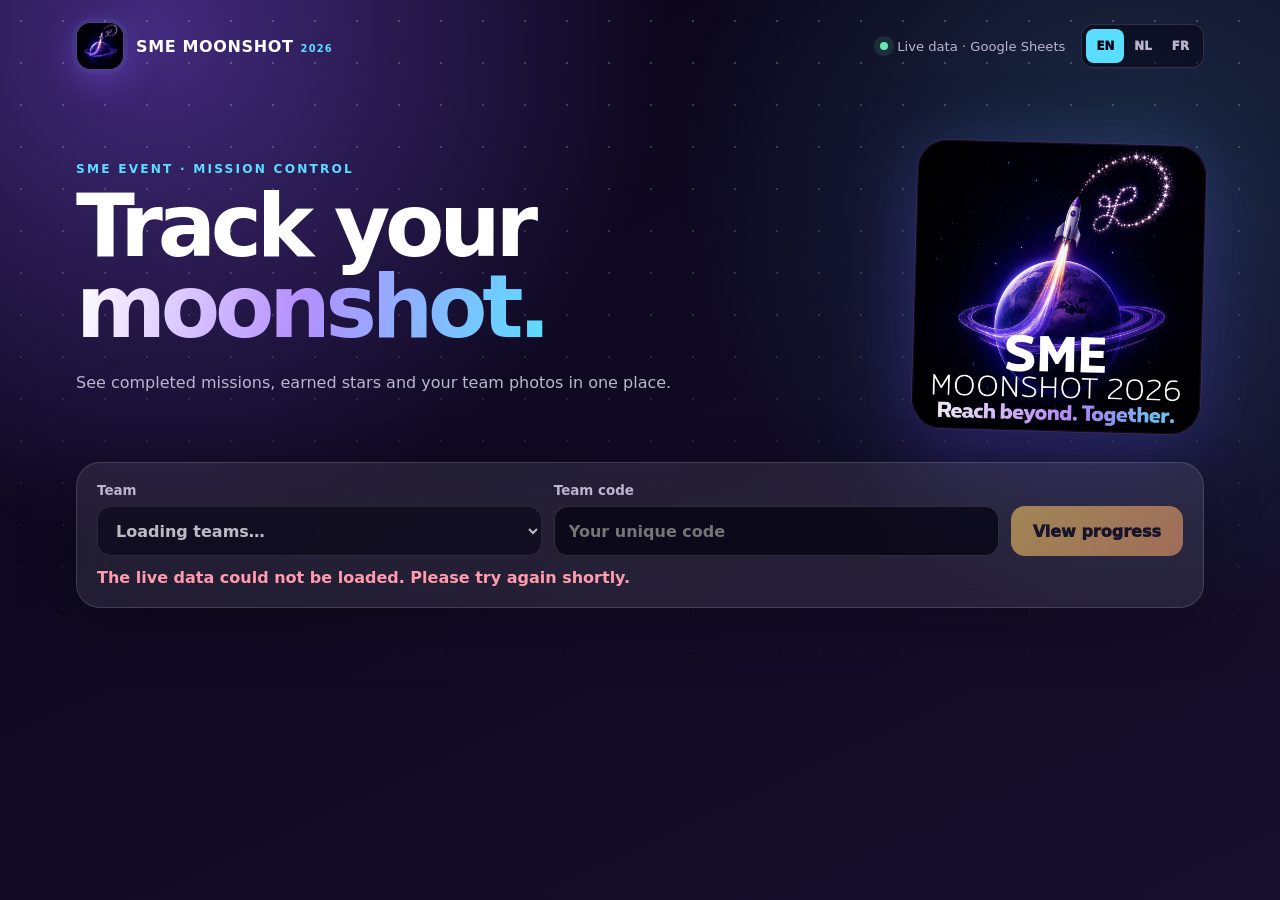
<file: index.html>
<!doctype html>
<html lang="en">
  <head>
    <meta charset="utf-8">
    <meta name="viewport" content="width=device-width, initial-scale=1, viewport-fit=cover">
    <meta name="theme-color" content="#080417">
    <meta name="description" content="Live Moonshot SME team progress dashboard">
    <title>Moonshot SME Team Progress</title>
    <link rel="icon" type="image/jpeg" href="./assets/moonshot-mark-2026.jpg">
    <link rel="stylesheet" href="./styles.css">
  </head>
  <body>
    <main class="shell">
      <header class="topbar">
        <div class="brand"><span class="brandMark" aria-hidden="true"><img src="./assets/moonshot-mark-2026.jpg" alt="" width="320" height="320"></span><span>SME MOONSHOT <small>2026</small></span></div>
        <div class="topActions">
          <div class="live"><span class="dot"></span><span data-i18n="liveStatus">Live data · Google Sheets</span></div>
          <div class="langSwitch" role="group" aria-label="Language / Taal / Langue">
            <button type="button" data-lang="en">EN</button>
            <button type="button" data-lang="nl">NL</button>
            <button type="button" data-lang="fr">FR</button>
          </div>
        </div>
      </header>

      <section class="hero heroGrid" id="siteHero">
        <div class="heroCopy">
          <p class="eyebrow">SME EVENT · MISSION CONTROL</p>
          <h1><span data-i18n="heroLead">Track your</span> <span class="gradient">moonshot.</span></h1>
          <p data-i18n="heroIntro">See completed missions, earned stars and your team photos in one place.</p>
        </div>
        <figure class="eventVisual">
          <img src="./assets/moonshot-event-2026.jpg" alt="SME Moonshot 2026 — Reach beyond. Together." width="1024" height="1024">
        </figure>
      </section>

      <section class="loginCard" id="teamAccess" aria-labelledby="accessTitle">
        <h2 id="accessTitle" class="srOnly" data-i18n="teamAccess">Team access</h2>
        <label><span data-i18n="teamLabel">Team</span>
          <select id="teamSelect" disabled>
            <option value="" data-i18n="loadingTeams">Loading teams…</option>
          </select>
        </label>
        <label><span data-i18n="codeLabel">Team code</span>
          <input id="teamCode" data-i18n-placeholder="codePlaceholder" placeholder="Your unique code" type="password" autocomplete="off" autocapitalize="none" spellcheck="false">
        </label>
        <button id="openDashboard" type="button" disabled data-i18n="viewProgress">View progress</button>
        <p class="error" id="error" role="alert" hidden></p>
      </section>

      <section id="dashboard" class="dashboard" hidden>
        <div class="dashHead">
          <div><p class="eyebrow" data-i18n="dashboardEyebrow">TEAM DASHBOARD</p><h2 id="teamTitle"></h2></div>
          <div class="dashActions">
            <span class="dataStatus"><span class="dot"></span><span id="lastUpdated" data-i18n="liveStatus">Live data · Google Sheets</span></span>
            <button class="refreshButton" id="refreshData" type="button" disabled>
              <span class="refreshIcon" aria-hidden="true">↻</span><span data-i18n="refresh">Refresh</span>
            </button>
          </div>
        </div>

        <div class="stats">
          <article class="stat heroStat"><small data-i18n="totalStars">Total stars</small><strong><span id="totalStars">0</span> ★</strong></article>
          <article class="stat"><small data-i18n="missionsLabel">Missions</small><strong><span id="playedCount">0</span><em>/<span id="missionTotal">0</span></em></strong></article>
          <article class="stat"><small data-i18n="progressLabel">Progress</small><strong id="progressPct">0%</strong><div class="track"><i id="progressBar" style="width:0%"></i></div></article>
        </div>

        <div class="sectionTitle timelineTitle"><div><p class="eyebrow" data-i18n="timelineEyebrow">YOUR FLIGHT PLAN</p><h3 data-i18n="timelineTitle">Your mission journey</h3></div><span id="missionSummary"></span></div>
        <ol class="missionTimeline" id="missionGrid" aria-label="Your mission journey"></ol>

        <div class="sectionTitle"><h3 data-i18n="leaderboard">Leaderboard</h3><span data-i18n="liveRanking">Live ranking</span></div>
        <ol class="leaderboard" id="leaderboard"></ol>

        <div class="sectionTitle"><h3 data-i18n="teamPhotos">Team photos</h3><span id="photoCount"></span></div>
        <div class="gallery" id="gallery"></div>
      </section>
    </main>
    <script src="./data.js" defer></script>
    <script src="./client.js?v=20261110" defer></script>
  </body>
</html>
</file>
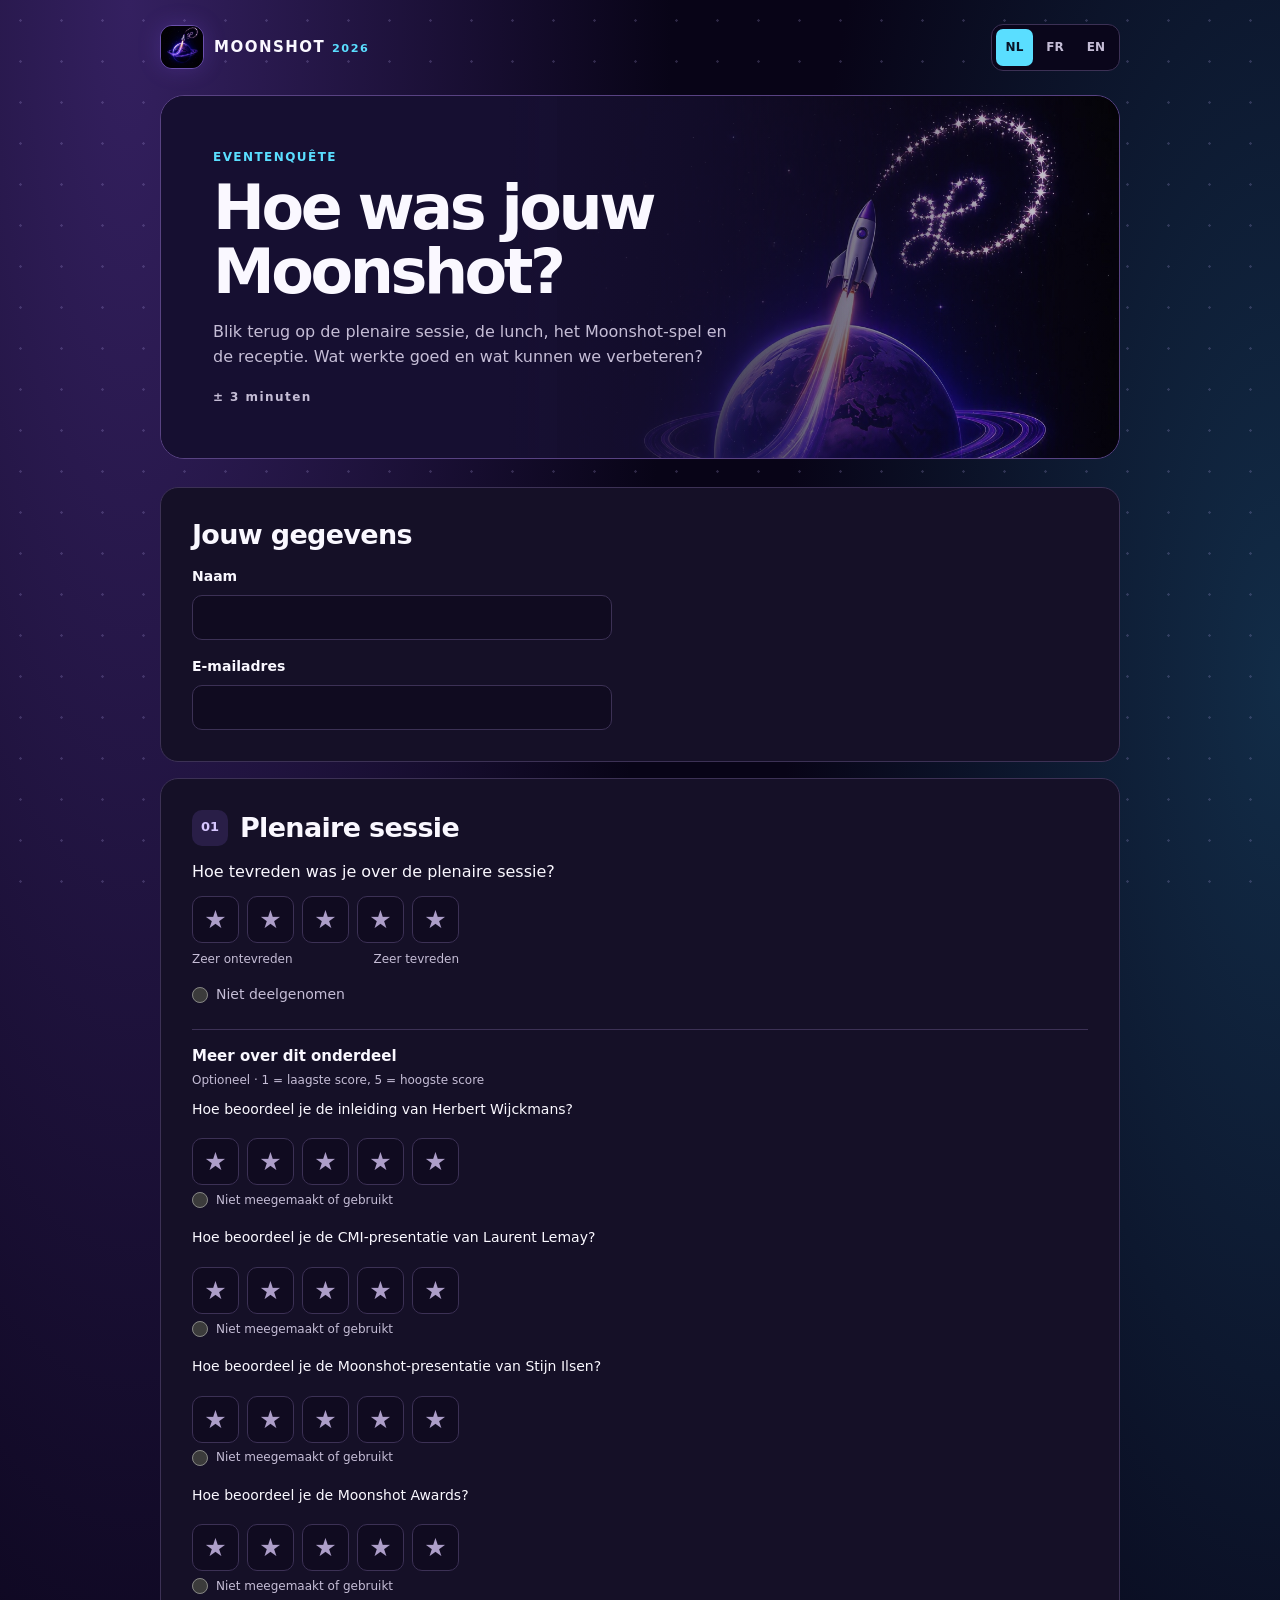
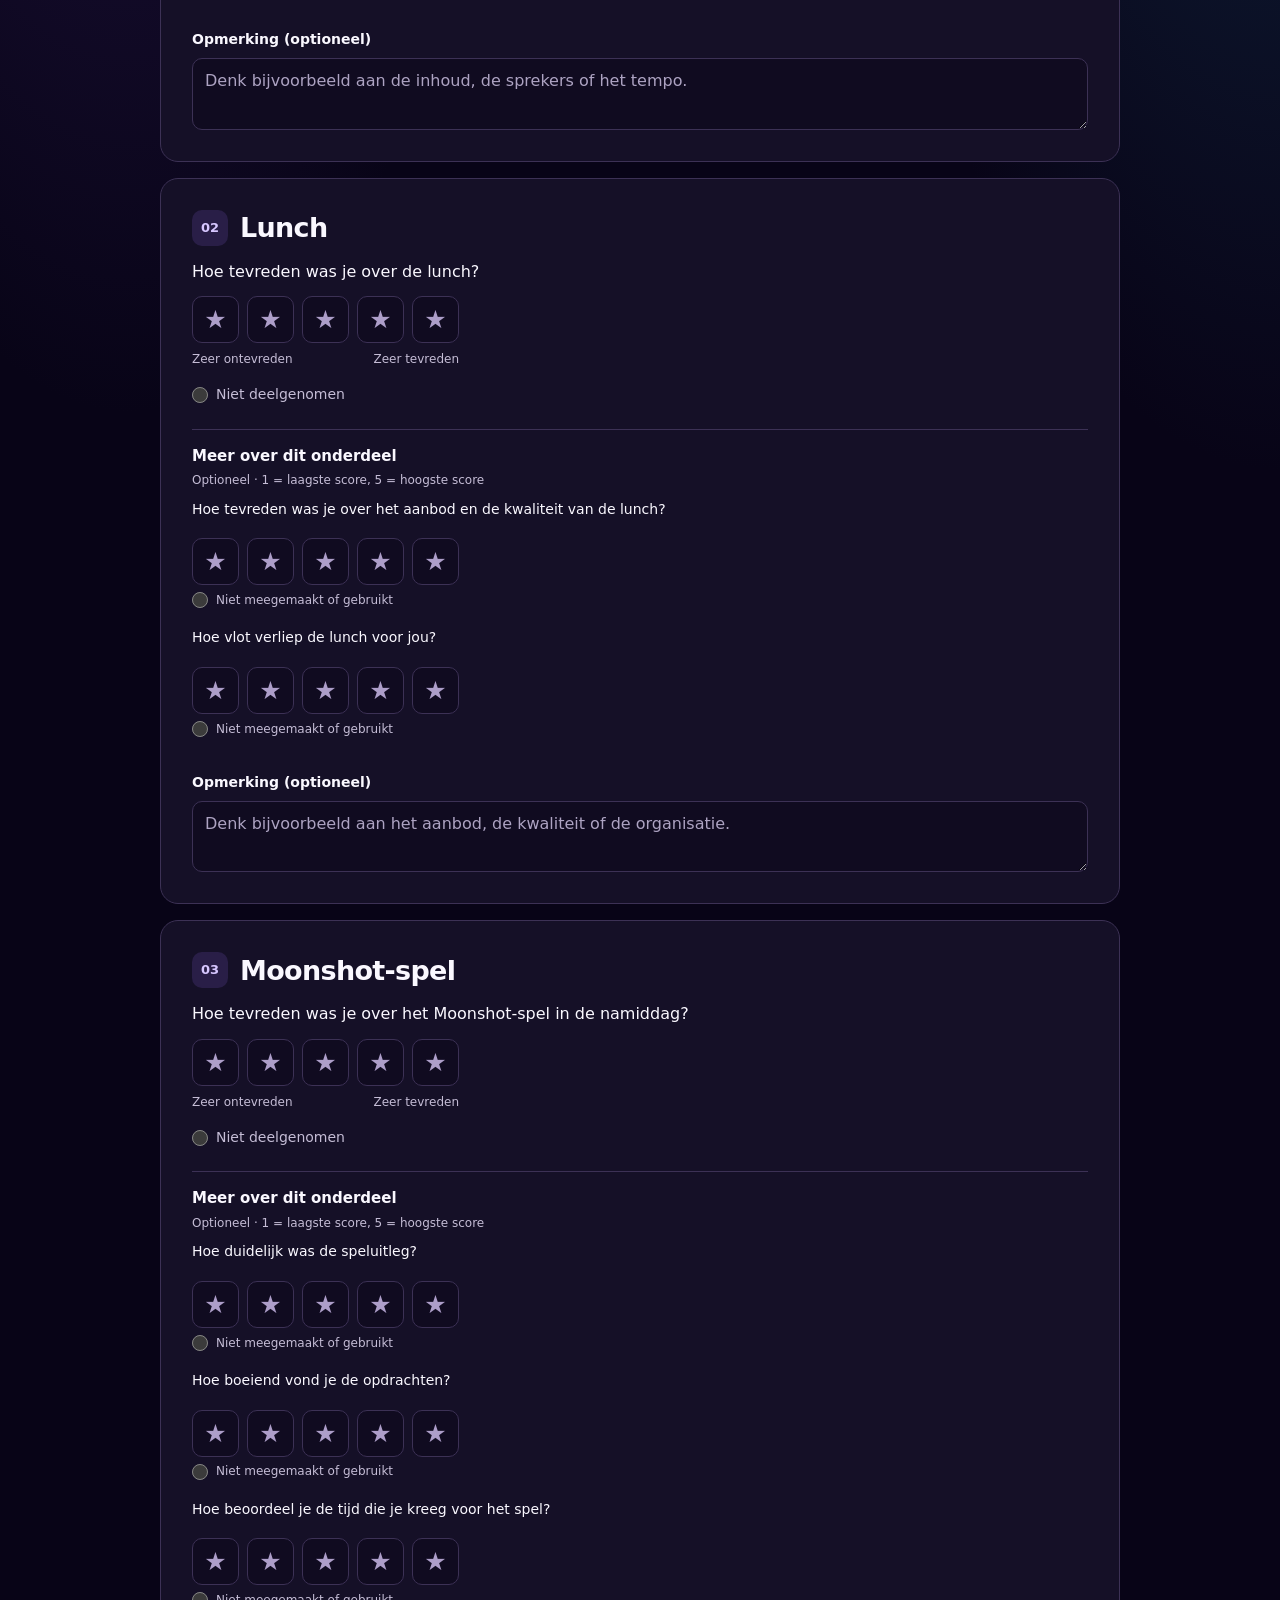
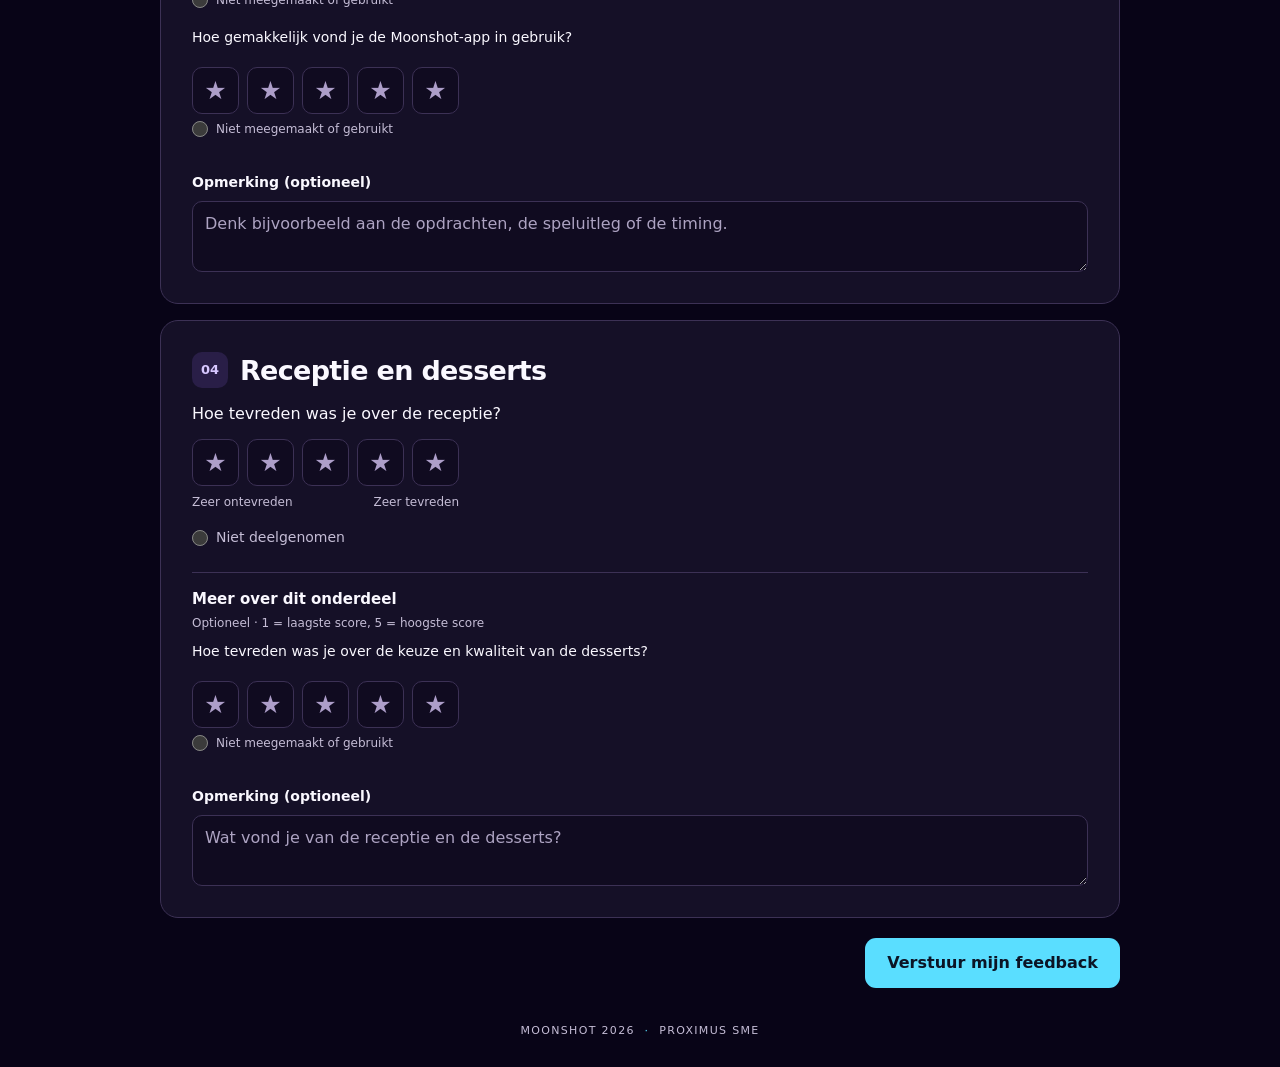
<file: enquete/index.html>
<!doctype html>
<html lang="nl">
<head>
<meta charset="utf-8">
<meta name="viewport" content="width=device-width, initial-scale=1">
<meta name="description" content="Geef je feedback over Moonshot 2026.">
<title>Moonshot 2026 · Eventenquête</title>
<link rel="icon" href="./mark.jpg">
<link rel="stylesheet" href="./style.css">
<script src="./app.js" defer></script>
</head>
<body>
<div class="shell">
  <header class="top">
    <div class="brand"><img src="./mark.jpg" alt=""><span>MOONSHOT <small>2026</small></span></div>
    <nav class="languages" aria-label="Taal">
      <button type="button" data-language="nl" lang="nl" aria-label="Nederlands" aria-pressed="true">NL</button>
      <button type="button" data-language="fr" lang="fr" aria-label="Français" aria-pressed="false">FR</button>
      <button type="button" data-language="en" lang="en" aria-label="English" aria-pressed="false">EN</button>
    </nav>
  </header>
  <main>
    <section class="hero">
      <div class="hero-copy">
        <p class="eyebrow" id="eyebrow"></p>
        <h1 id="title">Hoe was jouw Moonshot?</h1>
        <p id="intro"></p>
        <p class="meta" id="meta"></p>
      </div>
    </section>
    <form id="survey">
      <div id="questions"></div>
      <div class="actions">
        <p id="error" role="alert" hidden></p>
        <button class="primary" id="submit" type="submit"></button>
      </div>
    </form>
    <section class="card success" id="success" hidden tabindex="-1">
      <span class="check" aria-hidden="true">✓</span>
      <h2 id="thanks"></h2><p id="received"></p>
    </section>
  </main>
  <footer>MOONSHOT 2026 <span>·</span> PROXIMUS SME</footer>
</div>
</body>
</html>
</file>
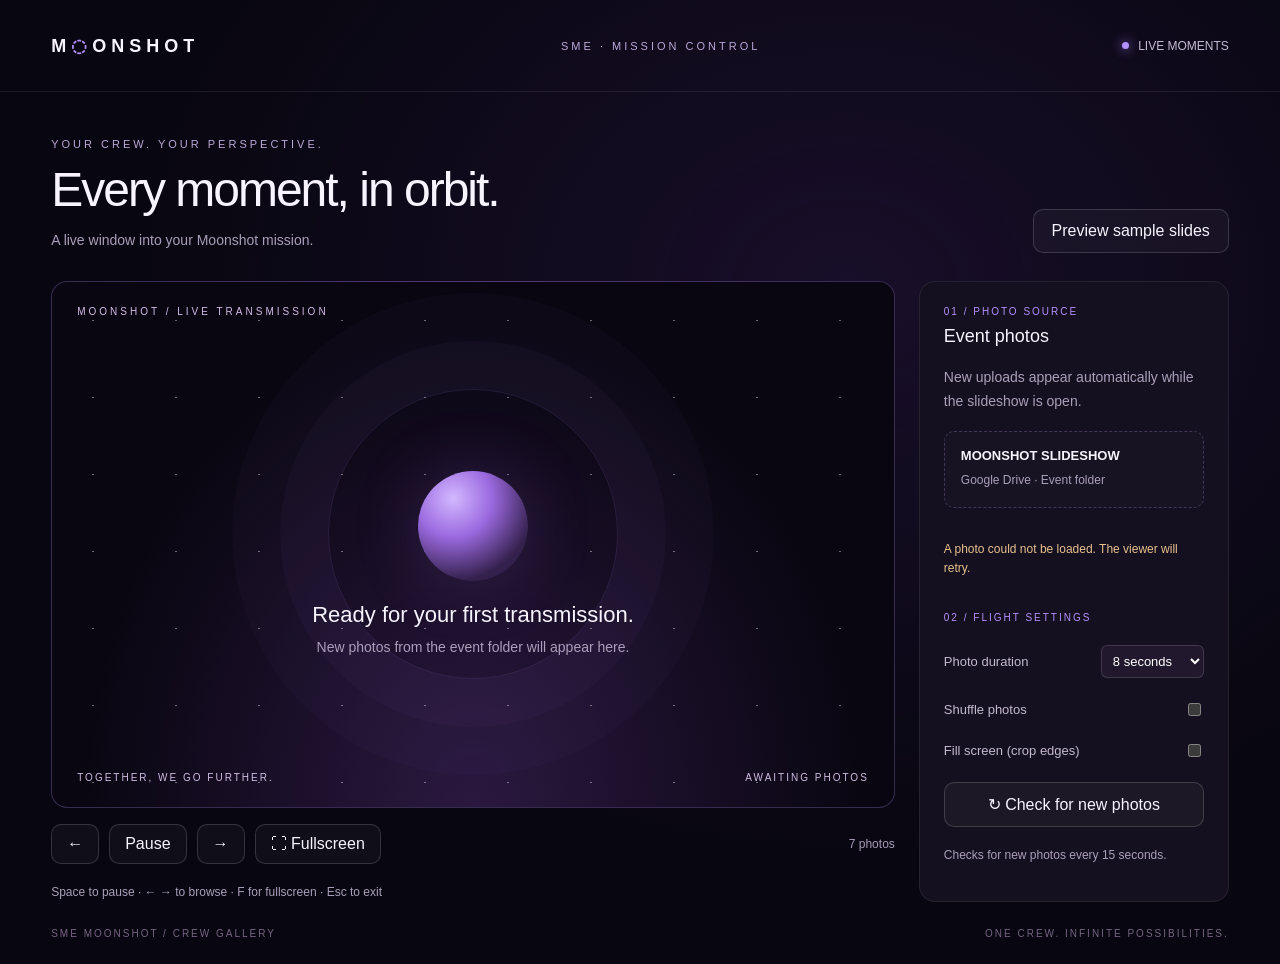
<file: moonshot-live/index.html>
<!doctype html><html lang="en"><meta charset="utf-8"><meta name="viewport" content="width=device-width,initial-scale=1"><title>Moonshot · Live moments</title><style>
:root{color-scheme:dark;font-family:Arial,sans-serif;color:#f7f4ff;background:#080610}*{box-sizing:border-box}body{margin:0;background:radial-gradient(ellipse at 66% 30%,#38205c55,transparent 60%),#080610}button,select{font:inherit}button{cursor:pointer;color:inherit;border:1px solid #ffffff27;background:#ffffff09;border-radius:10px;padding:12px 18px}button:hover{background:#ffffff18}button:disabled{opacity:.35;cursor:default}.primary{background:#b491ff;color:#160b29;border:0;font-weight:bold}.primary:hover{background:#c6adff}header{height:92px;display:flex;align-items:center;justify-content:space-between;padding:0 4vw;border-bottom:1px solid #ffffff15}.brand{letter-spacing:5px;font-size:18px;font-weight:800}.brand span{color:#b491ff}.tag,.eyebrow{font-size:11px;letter-spacing:3px;color:#bba8d7}.live{display:flex;align-items:center;gap:9px;font-size:12px;color:#c5bbd5}.dot{width:7px;height:7px;background:#b491ff;border-radius:50%;box-shadow:0 0 12px #a77eff}main{max-width:1500px;padding:46px 4vw 25px;margin:auto}.intro{display:flex;justify-content:space-between;align-items:end;margin-bottom:28px}h1{font-size:clamp(30px,4vw,48px);font-weight:400;letter-spacing:-2px;margin:12px 0}p{color:#aa9fba;font-size:14px;line-height:1.7;margin:0}.workspace{display:grid;grid-template-columns:1fr 310px;gap:24px}.screen{position:relative;min-height:430px;aspect-ratio:16/10;border:1px solid #b491ff44;border-radius:16px;overflow:hidden;background:radial-gradient(ellipse at 50% 100%,#522d7677,transparent 65%),#090611;isolation:isolate}.screen:before{content:'';position:absolute;inset:0;opacity:.4;background-image:radial-gradient(#fff 1px,transparent 1px);background-size:83px 77px;z-index:-1}.orbit{position:absolute;left:50%;top:48%;width:290px;height:290px;transform:translate(-50%,-50%);border:1px solid #b491ff22;border-radius:50%;box-shadow:0 0 0 48px #a27be009,0 0 0 96px #a27be006}.planet{position:absolute;width:110px;height:110px;border-radius:50%;top:36%;left:calc(50% - 55px);background:radial-gradient(circle at 32% 25%,#d3b8ff,#9a69df 35%,#34204c 74%);box-shadow:0 0 70px #9e66df33}.empty{text-align:center;position:absolute;inset:61% 20px auto}.empty h2{font-size:22px;font-weight:400;margin:0 0 8px}.corner{position:absolute;top:24px;left:25px;font-size:10px;letter-spacing:3px;color:#d3bde8;z-index:4}.screenfoot{position:absolute;bottom:24px;left:25px;right:25px;display:flex;justify-content:space-between;z-index:4;font-size:10px;letter-spacing:2px;color:#cfbde2}.photo{position:absolute;inset:0;width:100%;height:100%;object-fit:contain;opacity:0;transition:opacity 1s;background:#080610}.photo.visible{opacity:1}.screen.hasphotos .decoration{display:none}.screen.hasphotos .corner,.screen.hasphotos .screenfoot{text-shadow:0 1px 5px #000;background:#08061066;padding:6px;border-radius:4px}.panel{background:#15101f;border:1px solid #ffffff13;border-radius:16px;padding:24px}.panel h2{font-weight:400;font-size:18px;margin:0 0 19px}.step{font-size:10px;letter-spacing:2px;color:#b491ff;margin-bottom:9px}.folder{padding:16px;background:#ffffff04;border:1px dashed #9c7dbe55;border-radius:10px;margin:18px 0}.folder strong{display:block;font-size:13px;overflow-wrap:anywhere;margin-bottom:7px}.folder p{font-size:12px}.wide{width:100%}label{display:flex;align-items:center;justify-content:space-between;font-size:13px;color:#c3b9cf;margin:22px 0}select{background:#21182e;color:#fff;border:1px solid #ffffff22;border-radius:6px;padding:7px}input{accent-color:#b491ff}.status{font-size:12px;color:#bcb1ca;line-height:1.6;padding:14px 0;min-height:62px}.controls{display:flex;align-items:center;gap:10px;margin-top:16px}.controls button{padding:10px 15px}.count{margin-left:auto;font-size:12px;color:#a99bb9}.hint{font-size:12px;margin-top:18px}.bottom{display:flex;justify-content:space-between;margin-top:26px;font-size:10px;letter-spacing:2px;color:#766583}.screen:fullscreen{border:0;border-radius:0;width:100vw;height:100vh;aspect-ratio:auto;background:#080610}.screen:fullscreen .exit{display:block}.exit{display:none;position:absolute;right:20px;top:20px;z-index:5;opacity:.15}.exit:hover{opacity:1}.notice{color:#e8c08e}.demobadge{position:absolute;right:25px;top:25px;z-index:4;color:#d6c2ee;font-size:10px;letter-spacing:2px}@media(max-width:850px){.workspace{grid-template-columns:1fr}.screen{min-height:300px}.intro{display:block}.tag{display:none}main{padding-top:25px}.bottom{letter-spacing:1px}}

.fullscreenBrand{display:none}
.screen:fullscreen{
  --frame-x:clamp(18px,5vw,90px);
  --frame-top:clamp(70px,12vh,126px);
  --frame-bottom:clamp(42px,8vh,86px);
  background:
    radial-gradient(ellipse at 0% 100%,#df197785,transparent 57%),
    radial-gradient(ellipse at 100% 0%,#9748f680,transparent 58%),
    linear-gradient(145deg,#120825,#321044 58%,#0a0619);
}
.screen:fullscreen::after{
  content:'';position:absolute;pointer-events:none;inset:var(--frame-top) var(--frame-x) var(--frame-bottom);
  border:1px solid #e2a7ff80;border-radius:12px;box-shadow:0 0 36px #b34ce84a;z-index:2;
}
.screen:fullscreen .photo{
  inset:var(--frame-top) var(--frame-x) var(--frame-bottom);
  width:calc(100% - 2 * var(--frame-x));height:calc(100% - var(--frame-top) - var(--frame-bottom));
  border-radius:12px;background:#0c071ce0;
}
.screen:fullscreen .corner{display:none}
.screen:fullscreen .fullscreenBrand{
  display:flex;position:absolute;top:calc(var(--frame-top) / 2);transform:translateY(-50%);left:var(--frame-x);
  align-items:center;gap:14px;z-index:4;letter-spacing:.2em;font-size:clamp(12px,1.5vw,22px);font-weight:800;
}
.fullscreenBrand img{width:clamp(42px,6vh,68px);height:auto;border-radius:12px;border:1px solid #e2a7ff80;box-shadow:0 0 22px #d257f47a}
.fullscreenBrand small{display:block;margin-top:5px;font-size:.56em;letter-spacing:.24em;color:#e2c3fa}
.screen:fullscreen .screenfoot{
  bottom:calc(var(--frame-bottom) / 2);transform:translateY(50%);left:var(--frame-x);right:var(--frame-x);
  padding:0;background:none;
}
.screen:fullscreen .demobadge{top:auto;bottom:var(--frame-bottom);right:var(--frame-x);padding:8px}
</style><header><div class="brand">M<span>◌</span>ONSHOT</div><div class="tag">SME · MISSION CONTROL</div><div class="live"><span class="dot"></span> LIVE MOMENTS</div></header><main><div class="intro"><div><div class="eyebrow">YOUR CREW. YOUR PERSPECTIVE.</div><h1>Every moment, in orbit.</h1><p>A live window into your Moonshot mission.</p></div><button id="demo">Preview sample slides</button></div><div class="workspace"><section><div class="screen" id="screen"><div class="corner">MOONSHOT / LIVE TRANSMISSION</div>
<div class="fullscreenBrand">
  <img src="moonshot-mark-2026.jpg" alt="" width="320" height="320">
  <div>SME MOONSHOT <small>2026 · LIVE MOMENTS</small></div>
</div><div class="decoration orbit"></div><div class="decoration planet"></div><div class="decoration empty"><h2>Ready for your first transmission.</h2><p>New photos from the event folder will appear here.</p></div><img class="photo" id="a" alt=""><img class="photo" id="b" alt=""><span class="demobadge" id="demolabel"></span><div class="screenfoot"><span>TOGETHER, WE GO FURTHER.</span><span id="position">AWAITING PHOTOS</span></div><button class="exit" id="exit">Exit fullscreen</button></div><div class="controls"><button id="prev" aria-label="Previous photo">←</button><button id="play">Pause</button><button id="next" aria-label="Next photo">→</button><button id="full">⛶ Fullscreen</button><span class="count" id="count">0 photos</span></div><p class="hint">Space to pause · ← → to browse · F for fullscreen · Esc to exit</p></section><aside class="panel"><div class="step">01 / PHOTO SOURCE</div><h2>Event photos</h2><p>New uploads appear automatically while the slideshow is open.</p><div class="folder"><strong id="foldername">MOONSHOT SLIDESHOW</strong><p>Google Drive · Event folder</p></div><div class="status" id="status" role="status">Connecting to Google Drive…</div><div class="step" style="margin-top:20px">02 / FLIGHT SETTINGS</div><label>Photo duration<select id="duration"><option value="5">5 seconds</option><option value="8" selected>8 seconds</option><option value="12">12 seconds</option><option value="20">20 seconds</option></select></label><label>Shuffle photos<input type="checkbox" id="shuffle"></label><label>Fill screen (crop edges)<input type="checkbox" id="fill"></label><button class="wide" id="refresh">↻ Check for new photos</button><p class="hint">Checks for new photos every 15 seconds.</p></aside></div><div class="bottom"><span>SME MOONSHOT / CREW GALLERY</span><span>ONE CREW. INFINITE POSSIBILITIES.</span></div></main><script src="app.js?v=drive-fallback"></script></html>
</file>
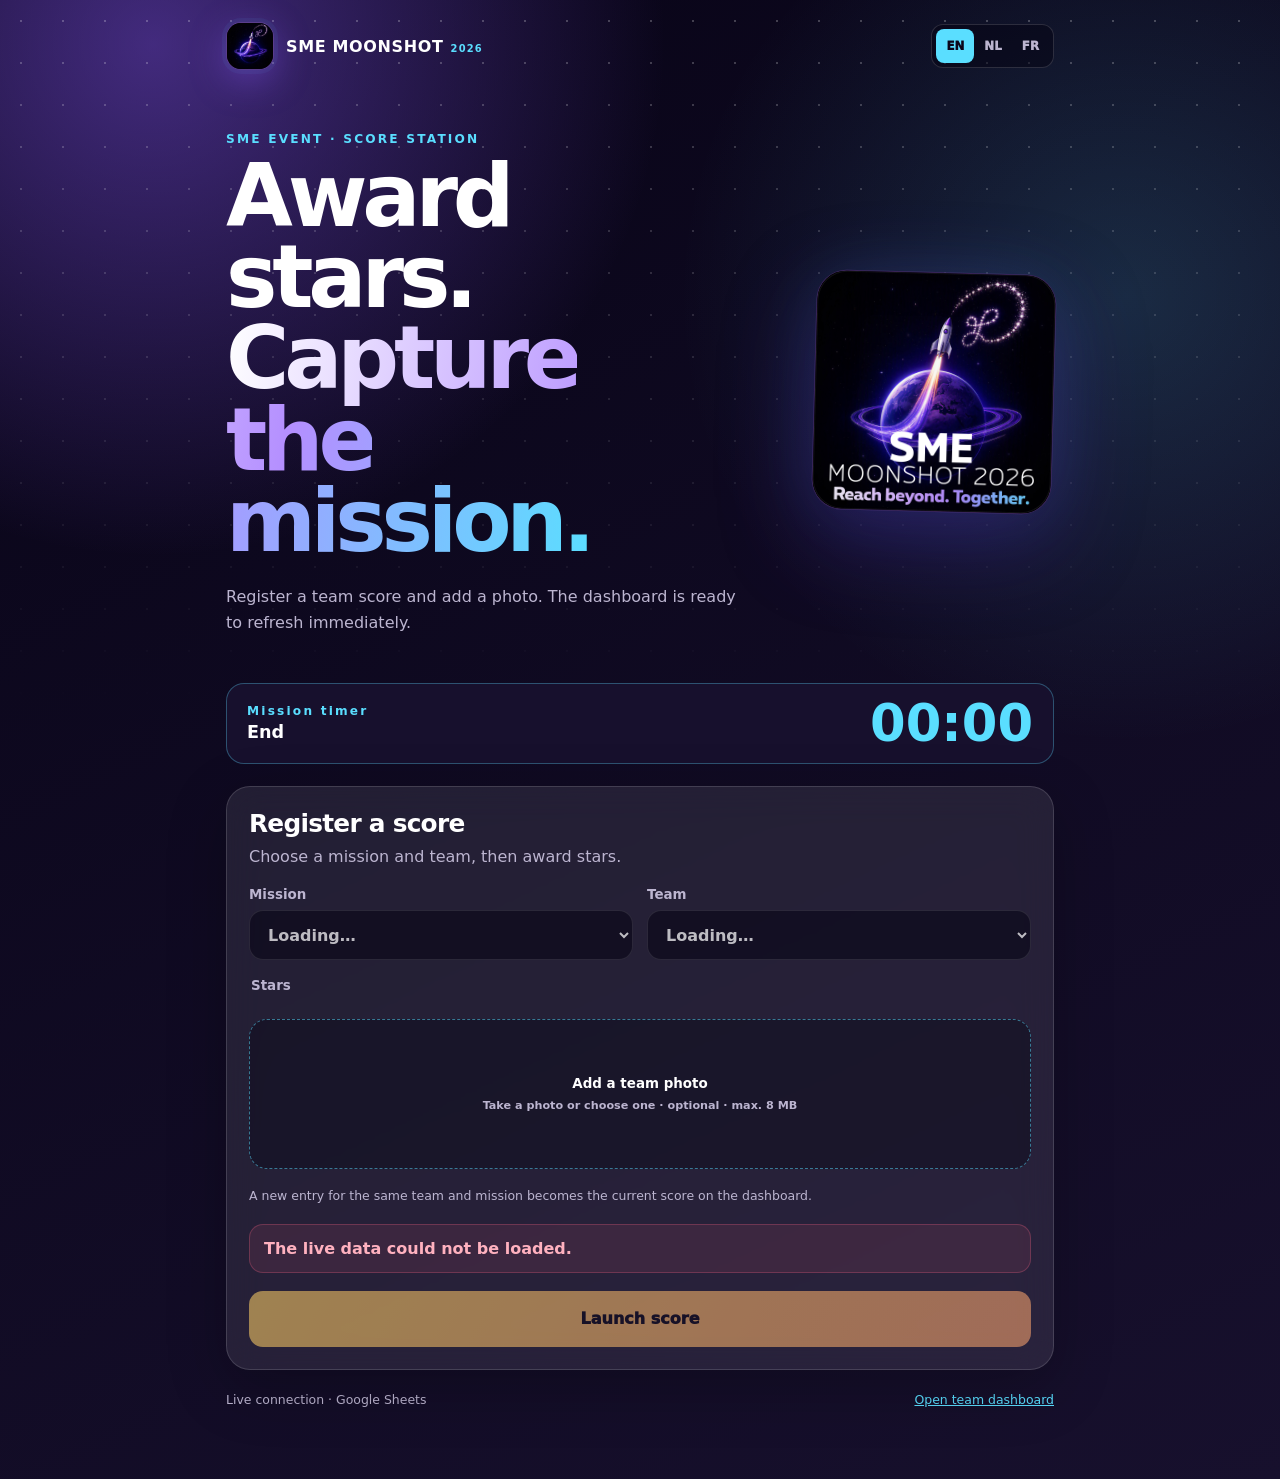
<file: score/index.html>
<!doctype html>
<html lang="en">
  <head>
    <meta charset="utf-8">
    <meta name="viewport" content="width=device-width, initial-scale=1, viewport-fit=cover">
    <meta name="theme-color" content="#080417">
    <meta name="description" content="Moonshot SME score registration for standholders">
    <title>Moonshot SME · Score Station</title>
    <link rel="icon" type="image/jpeg" href="../assets/moonshot-mark-2026.jpg">
    <link rel="stylesheet" href="../styles.css">
  </head>
  <body>
    <main class="shell scoreShell">
      <header class="topbar">
        <a class="brand brandLink" href="../" aria-label="Moonshot dashboard"><span class="brandMark" aria-hidden="true"><img src="../assets/moonshot-mark-2026.jpg" alt="" width="320" height="320"></span><span>SME MOONSHOT <small>2026</small></span></a>
        <div class="langSwitch" role="group" aria-label="Language / Taal / Langue">
          <button type="button" data-lang="en">EN</button>
          <button type="button" data-lang="nl">NL</button>
          <button type="button" data-lang="fr">FR</button>
        </div>
      </header>

      <section class="hero heroGrid scoreHero" id="scoreHero">
        <div class="heroCopy">
          <p class="eyebrow">SME EVENT · SCORE STATION</p>
          <h1><span data-i18n="heroLead">Award stars.</span> <span class="gradient" data-i18n="heroAccent">Capture the mission.</span></h1>
          <p data-i18n="heroIntro">Register a team score and add a photo. The dashboard is ready to refresh immediately.</p>
        </div>
        <figure class="eventVisual scoreEventVisual">
          <img src="../assets/moonshot-event-2026.jpg" alt="SME Moonshot 2026 — Reach beyond. Together." width="1024" height="1024">
        </figure>
      </section>

      <section class="standDashboard" id="standDashboard" hidden>
        <div class="standHead">
          <div>
            <p class="eyebrow" data-i18n="standEyebrow">MISSION STATION</p>
            <h1 id="standMissionTitle"></h1>
            <p id="standMissionMeta"></p>
          </div>
          <div class="standHeadActions">
            <strong id="standProgress"></strong>
            <button class="refreshButton" id="standRefresh" type="button"><span class="refreshIcon" aria-hidden="true">↻</span><span data-i18n="refresh">Refresh</span></button>
          </div>
        </div>
      </section>

      <div class="scoreWorkspace">
        <section class="standSchedule" id="standSchedule" hidden aria-labelledby="standScheduleTitle">
          <div class="standSectionTitle">
            <div><p class="eyebrow" data-i18n="scheduleEyebrow">TODAY'S FLIGHT PLAN</p><h2 id="standScheduleTitle" data-i18n="scheduleTitle">Groups visiting this station</h2></div>
            <span data-i18n="chooseFromTimeline">Select a group to award points</span>
          </div>
          <ol class="standTimeline" id="standTimeline"></ol>
        </section>

        <section class="scoreCard" id="scoreCard" aria-labelledby="scoreTitle">
          <h2 id="scoreTitle" data-i18n="scoreTitle">Register a score</h2>
          <p class="scoreCardIntro" id="scoreCardIntro" data-i18n="scoreCardIntro">Choose a mission and team, then award stars.</p>
          <form id="scoreForm" novalidate>
          <div class="scoreFields">
            <label id="missionField"><span data-i18n="mission">Mission / station</span>
              <select id="scoreMission" required disabled><option data-i18n="loading">Loading…</option></select>
            </label>
            <label><span data-i18n="team">Team</span>
              <select id="scoreTeam" required disabled><option data-i18n="loading">Loading…</option></select>
            </label>
          </div>

          <fieldset class="scoreFieldset">
            <legend data-i18n="stars">Stars</legend>
            <div class="scoreStars" id="scoreStars" role="radiogroup" aria-required="true"></div>
          </fieldset>

          <label class="scoreDrop" id="scoreDrop">
            <input id="scorePhoto" type="file" accept="image/jpeg,image/png,image/webp,image/heic,image/heif" capture="environment">
            <span class="scorePhotoPrompt"><strong data-i18n="photo">Add a team photo</strong><small data-i18n="photoHint">Take a photo or choose one · optional · max. 8 MB</small></span>
            <img class="scorePreview" id="scorePreview" alt="">
          </label>

          <p class="scoreNote" data-i18n="note">A new entry for the same team and mission becomes the current score on the dashboard.</p>
          <p class="scoreStatus" id="scoreStatus" role="status" aria-live="polite"></p>
          <button class="scoreSubmit" id="scoreSubmit" type="submit" disabled data-i18n="submit">Launch score</button>
          </form>
        </section>
      </div>

      <footer class="scoreFooter"><span data-i18n="live">Live connection · Google Sheets</span><a href="../" data-i18n="dashboard">Open team dashboard</a></footer>
    </main>
    <script src="../data.js" defer></script>
    <script src="../scorer.js?v=20261110" defer></script>
  </body>
</html>
</file>
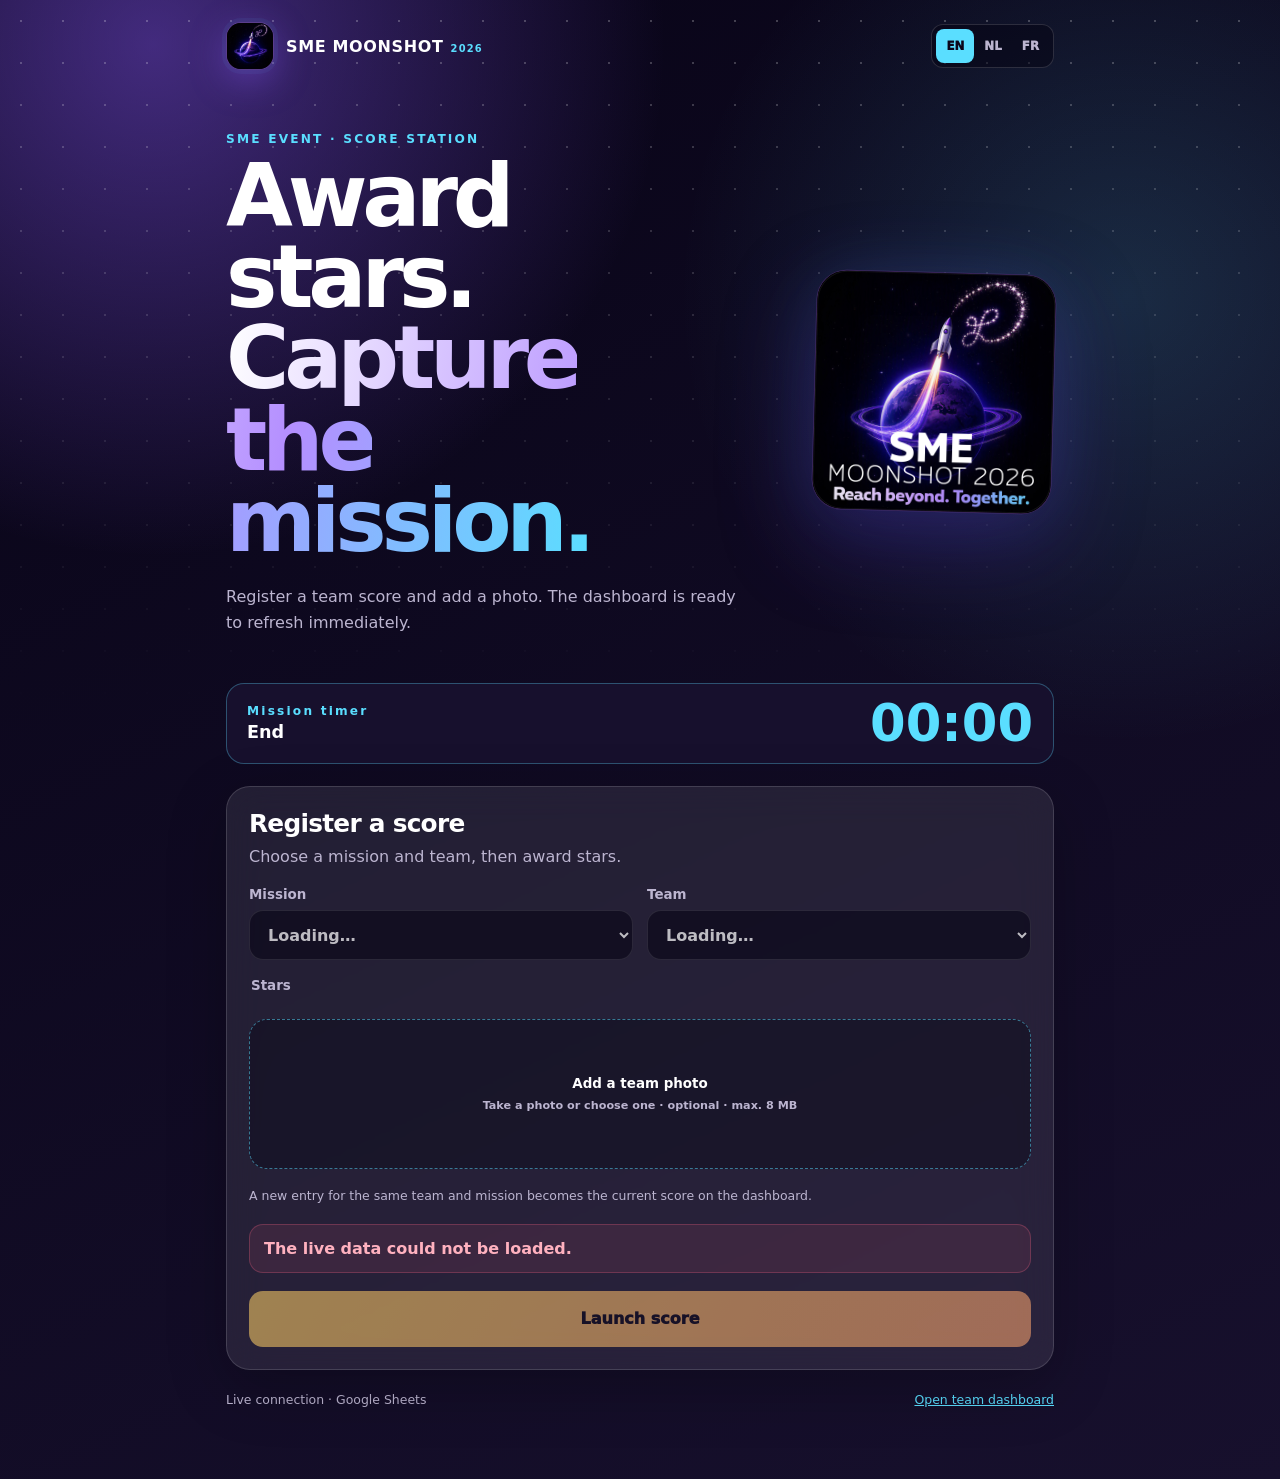
<file: stand/boost-1/index.html>
<!doctype html>
<html lang="en">
  <head>
    <meta charset="utf-8">
    <meta name="viewport" content="width=device-width, initial-scale=1, viewport-fit=cover">
    <meta name="theme-color" content="#080417">
    <meta name="description" content="Moonshot SME score registration for standholders">
    <title>Moonshot SME · Score Station</title>
    <link rel="icon" type="image/jpeg" href="../../assets/moonshot-mark-2026.jpg">
    <link rel="stylesheet" href="../../styles.css">
  </head>
  <body>
    <main class="shell scoreShell">
      <header class="topbar">
        <a class="brand brandLink" href="../../" aria-label="Moonshot dashboard"><span class="brandMark" aria-hidden="true"><img src="../../assets/moonshot-mark-2026.jpg" alt="" width="320" height="320"></span><span>SME MOONSHOT <small>2026</small></span></a>
        <div class="langSwitch" role="group" aria-label="Language / Taal / Langue">
          <button type="button" data-lang="en">EN</button>
          <button type="button" data-lang="nl">NL</button>
          <button type="button" data-lang="fr">FR</button>
        </div>
      </header>

      <section class="hero heroGrid scoreHero" id="scoreHero">
        <div class="heroCopy">
          <p class="eyebrow">SME EVENT · SCORE STATION</p>
          <h1><span data-i18n="heroLead">Award stars.</span> <span class="gradient" data-i18n="heroAccent">Capture the mission.</span></h1>
          <p data-i18n="heroIntro">Register a team score and add a photo. The dashboard is ready to refresh immediately.</p>
        </div>
        <figure class="eventVisual scoreEventVisual">
          <img src="../../assets/moonshot-event-2026.jpg" alt="SME Moonshot 2026 — Reach beyond. Together." width="1024" height="1024">
        </figure>
      </section>

      <section class="standDashboard" id="standDashboard" hidden>
        <div class="standHead">
          <div>
            <p class="eyebrow" data-i18n="standEyebrow">MISSION STATION</p>
            <h1 id="standMissionTitle"></h1>
            <p id="standMissionMeta"></p>
          </div>
          <div class="standHeadActions">
            <strong id="standProgress"></strong>
            <button class="refreshButton" id="standRefresh" type="button"><span class="refreshIcon" aria-hidden="true">↻</span><span data-i18n="refresh">Refresh</span></button>
          </div>
        </div>
      </section>

      <div class="scoreWorkspace">
        <section class="standSchedule" id="standSchedule" hidden aria-labelledby="standScheduleTitle">
          <div class="standSectionTitle">
            <div><p class="eyebrow" data-i18n="scheduleEyebrow">TODAY'S FLIGHT PLAN</p><h2 id="standScheduleTitle" data-i18n="scheduleTitle">Groups visiting this station</h2></div>
            <span data-i18n="chooseFromTimeline">Select a group to award points</span>
          </div>
          <ol class="standTimeline" id="standTimeline"></ol>
        </section>

        <section class="scoreCard" id="scoreCard" aria-labelledby="scoreTitle">
          <h2 id="scoreTitle" data-i18n="scoreTitle">Register a score</h2>
          <p class="scoreCardIntro" id="scoreCardIntro" data-i18n="scoreCardIntro">Choose a mission and team, then award stars.</p>
          <form id="scoreForm" novalidate>
          <div class="scoreFields">
            <label id="missionField"><span data-i18n="mission">Mission / station</span>
              <select id="scoreMission" required disabled><option data-i18n="loading">Loading…</option></select>
            </label>
            <label><span data-i18n="team">Team</span>
              <select id="scoreTeam" required disabled><option data-i18n="loading">Loading…</option></select>
            </label>
          </div>

          <fieldset class="scoreFieldset">
            <legend data-i18n="stars">Stars</legend>
            <div class="scoreStars" id="scoreStars" role="radiogroup" aria-required="true"></div>
          </fieldset>

          <label class="scoreDrop" id="scoreDrop">
            <input id="scorePhoto" type="file" accept="image/jpeg,image/png,image/webp,image/heic,image/heif" capture="environment">
            <span class="scorePhotoPrompt"><strong data-i18n="photo">Add a team photo</strong><small data-i18n="photoHint">Take a photo or choose one · optional · max. 8 MB</small></span>
            <img class="scorePreview" id="scorePreview" alt="">
          </label>

          <p class="scoreNote" data-i18n="note">A new entry for the same team and mission becomes the current score on the dashboard.</p>
          <p class="scoreStatus" id="scoreStatus" role="status" aria-live="polite"></p>
          <button class="scoreSubmit" id="scoreSubmit" type="submit" disabled data-i18n="submit">Launch score</button>
          </form>
        </section>
      </div>

      <footer class="scoreFooter"><span data-i18n="live">Live connection · Google Sheets</span><a href="../../" data-i18n="dashboard">Open team dashboard</a></footer>
    </main>
    <script src="../../data.js" defer></script>
    <script src="../../scorer.js?v=20261110" defer></script>
  </body>
</html>
</file>
<file: styles.css>
:root {
  --bg: #080417;
  --soft: #17102d;
  --violet: #8c5bff;
  --cyan: #5adeff;
  --gold: #ffd166;
  --muted: #bcb5d0;
  --line: rgba(255,255,255,.14);
  --glass: rgba(255,255,255,.085);
}

* { box-sizing: border-box; }
[hidden] { display: none !important; }
html { color-scheme: dark; scroll-behavior: smooth; }
body {
  margin: 0;
  min-height: 100vh;
  color: white;
  font-family: Inter, ui-sans-serif, system-ui, -apple-system, BlinkMacSystemFont, "Segoe UI", sans-serif;
  background:
    radial-gradient(circle at 12% 3%, rgba(140,91,255,.44), transparent 32rem),
    radial-gradient(circle at 88% 20%, rgba(90,222,255,.16), transparent 28rem),
    linear-gradient(155deg, var(--bg), var(--soft));
}
body::before {
  content: '';
  position: fixed;
  inset: 0;
  pointer-events: none;
  opacity: .24;
  background-image: radial-gradient(circle, #fff 0 1px, transparent 1.5px);
  background-size: 42px 42px;
  mask-image: linear-gradient(black, transparent 80%);
}
button, input, select { font: inherit; min-height: 50px; }
button { touch-action: manipulation; }
.shell { position: relative; width: min(1160px, 100%); margin: auto; padding: 22px 16px 72px; }
.topbar { display: flex; align-items: center; justify-content: space-between; gap: 14px; }
.brand { display: flex; align-items: center; gap: 12px; font-weight: 900; letter-spacing: .04em; }
.brand > span:last-child { display: flex; align-items: baseline; gap: 7px; }
.brand small { color: var(--cyan); font-size: .62em; letter-spacing: .12em; }
.brandMark { width: 48px; height: 48px; display: grid; place-items: center; overflow: hidden; border: 1px solid rgba(171,118,255,.5); border-radius: 15px; background: #080417; box-shadow: 0 10px 36px rgba(140,91,255,.4), 0 0 0 4px rgba(90,222,255,.06); }
.brandMark img { width: 100%; height: 100%; object-fit: cover; display: block; }
.topActions { display: flex; align-items: center; justify-content: flex-end; gap: 16px; }
.live { display: flex; align-items: center; gap: 9px; color: var(--muted); font-size: .82rem; }
.dot { width: 8px; height: 8px; border-radius: 50%; background: #68e7a9; box-shadow: 0 0 0 6px rgba(104,231,169,.12); }
.langSwitch { display: flex; padding: 4px; border: 1px solid var(--line); border-radius: 12px; background: rgba(5,3,18,.5); }
.langSwitch button { width: auto; min-height: 34px; padding: 0 10px; color: var(--muted); border-radius: 8px; background: transparent; font-size: .74rem; }
.langSwitch button.active { color: #0b0619; background: var(--cyan); }
.hero { margin: 72px 0 30px; max-width: 820px; }
.heroGrid { display: grid; grid-template-columns: minmax(0, 1.45fr) minmax(240px, .55fr); align-items: center; gap: clamp(28px, 6vw, 72px); max-width: none; }
.heroCopy { min-width: 0; max-width: 760px; }
.eyebrow { margin: 0 0 10px; color: var(--cyan); font-size: .76rem; font-weight: 900; letter-spacing: .18em; }
.hero h1 { margin: 0; font-size: clamp(2.5rem, 9vw, 5.4rem); line-height: .94; letter-spacing: -.06em; }
.hero h1 .gradient { background: linear-gradient(100deg, #fff, #b48fff 48%, var(--cyan)); -webkit-background-clip: text; color: transparent; }
.heroCopy > p:last-child { margin-top: 22px; max-width: 650px; color: var(--muted); line-height: 1.65; }
.eventVisual { position: relative; margin: 0; overflow: hidden; aspect-ratio: 1; border: 1px solid rgba(171,118,255,.3); border-radius: 30px; background: #05020f; box-shadow: 0 28px 90px rgba(65,31,157,.42), 0 0 70px rgba(90,222,255,.1); transform: rotate(1.5deg); isolation: isolate; }
.eventVisual::after { content: ''; position: absolute; inset: 0; pointer-events: none; border-radius: inherit; box-shadow: inset 0 0 45px rgba(8,4,23,.18), inset 0 0 0 1px rgba(255,255,255,.07); }
.eventVisual img { width: 100%; height: 100%; display: block; object-fit: cover; }
.loginCard, .stat, .mission, .photo { border: 1px solid var(--line); background: var(--glass); backdrop-filter: blur(18px); box-shadow: 0 18px 60px rgba(0,0,0,.24); }
.loginCard { display: grid; grid-template-columns: 1fr 1fr auto; gap: 12px; align-items: end; padding: 20px; border-radius: 24px; }
label { display: grid; gap: 8px; color: var(--muted); font-size: .84rem; font-weight: 800; }
/* iOS Safari auto-zooms focused fields whose text is smaller than 16px. */
select, input { width: 100%; min-width: 0; padding: 0 14px; font-size: 16px; color: white; border: 1px solid var(--line); border-radius: 14px; background: rgba(5,3,18,.74); outline: 0; }
select:focus, input:focus { border-color: var(--cyan); box-shadow: 0 0 0 4px rgba(90,222,255,.12); }
button { padding: 0 22px; border: 0; border-radius: 14px; color: #0b0619; background: linear-gradient(120deg, var(--gold), #ffa66f); font-weight: 950; cursor: pointer; }
button:disabled { cursor: wait; opacity: .56; }
.error { grid-column: 1 / -1; margin: 0; color: #ff9bad; font-weight: 800; }
.srOnly { position: absolute; width: 1px; height: 1px; overflow: hidden; clip: rect(0,0,0,0); white-space: nowrap; }
.dashboard { padding-top: 42px; }
.directTeamPage .shell { padding-top: 22px; }
.directTeamPage .dashboard { padding-top: 64px; }
.dashHead { display: flex; align-items: flex-end; justify-content: space-between; gap: 18px; margin-bottom: 18px; }
.dashHead h2 { margin: 0; font-size: clamp(2rem, 6vw, 3.2rem); }
.dashHead > span { color: var(--muted); font-size: .8rem; }
.dashActions { display: flex; align-items: flex-end; flex-direction: column; gap: 12px; }
.dataStatus { display: flex; align-items: center; gap: 9px; }
.dataStatus { color: var(--muted); font-size: .8rem; }
.refreshButton { min-height: 40px; padding: 0 15px; display: inline-flex; align-items: center; gap: 8px; color: white; border: 1px solid var(--line); background: rgba(255,255,255,.08); font-size: .8rem; }
.refreshButton:hover { border-color: var(--cyan); background: rgba(90,222,255,.12); }
.refreshIcon { display: inline-block; font-size: 1.2rem; line-height: 1; }
.refreshButton.refreshing .refreshIcon { animation: spin .7s linear infinite; }
.stats { display: grid; grid-template-columns: 1.25fr 1fr 1fr; gap: 14px; }
.stat { min-height: 150px; padding: 20px; border-radius: 22px; display: flex; flex-direction: column; justify-content: space-between; }
.stat small { color: var(--muted); font-size: .72rem; font-weight: 900; letter-spacing: .12em; text-transform: uppercase; }
.stat strong { font-size: clamp(2.1rem, 7vw, 4rem); line-height: 1; letter-spacing: -.05em; }
.heroStat strong { color: var(--gold); }
.stat em { margin-left: 5px; color: var(--muted); font-size: .32em; font-style: normal; letter-spacing: 0; }
.track { height: 8px; overflow: hidden; border-radius: 99px; background: rgba(255,255,255,.1); }
.track i { display: block; height: 100%; border-radius: inherit; background: linear-gradient(90deg, var(--violet), var(--cyan)); }
.sectionTitle { display: flex; align-items: center; justify-content: space-between; gap: 14px; margin: 38px 0 16px; }
.sectionTitle h3 { margin: 0; font-size: 1.4rem; }
.sectionTitle span { color: var(--muted); font-size: .82rem; }
.leaderboard { margin: 0; padding: 8px; list-style: none; border: 1px solid var(--line); border-radius: 22px; background: var(--glass); backdrop-filter: blur(18px); box-shadow: 0 18px 60px rgba(0,0,0,.24); }
.leaderboardRow { display: grid; grid-template-columns: 46px minmax(0, 1fr) auto 80px; align-items: center; gap: 12px; min-height: 64px; padding: 8px 12px; border-radius: 15px; }
.leaderboardRow + .leaderboardRow { border-top: 1px solid var(--line); }
.leaderboardRow.current { border-color: transparent; background: linear-gradient(90deg, rgba(140,91,255,.24), rgba(90,222,255,.1)); }
.leaderboardRank { display: grid; place-items: center; width: 36px; height: 36px; border-radius: 12px; background: rgba(255,255,255,.08); font-weight: 950; }
.leaderboardName { min-width: 0; overflow: hidden; text-overflow: ellipsis; white-space: nowrap; }
.leaderboardMissions { color: var(--muted); font-size: .78rem; }
.leaderboardScore { color: var(--gold); text-align: right; font-size: 1.12rem; }
.timelineTitle { align-items: end; margin-bottom: 8px; }
.timelineTitle .eyebrow { margin-bottom: 7px; }
.timelineTitle h3 { font-size: clamp(1.75rem, 4vw, 2.45rem); letter-spacing: -.035em; }
.missionTimeline { --timeline-progress: 0%; position: relative; display: grid; gap: 0; margin: 0; padding: 18px 0 10px; list-style: none; }
.missionTimeline::before, .missionTimeline::after { content: ''; position: absolute; z-index: 0; top: 42px; left: 50%; width: 4px; height: calc(100% - 84px); border-radius: 99px; transform: translateX(-50%); }
.missionTimeline::before { background: rgba(255,255,255,.12); box-shadow: 0 0 28px rgba(90,222,255,.1); }
.missionTimeline::after { height: var(--timeline-progress); max-height: calc(100% - 84px); background: linear-gradient(var(--gold), var(--violet), var(--cyan)); box-shadow: 0 0 18px rgba(90,222,255,.45); }
.missionStep { position: relative; z-index: 1; display: grid; grid-template-columns: minmax(0, 1fr) 82px minmax(0, 1fr); align-items: center; min-height: 178px; }
.missionStep:nth-child(odd) .mission { grid-column: 1; }
.missionStep:nth-child(even) .mission { grid-column: 3; }
.timelineNode { position: relative; grid-column: 2; grid-row: 1; place-self: center; display: grid; place-items: center; width: 52px; height: 52px; border: 3px solid rgba(90,222,255,.55); border-radius: 50%; color: white; background: radial-gradient(circle at 35% 28%, #fff 0 3%, #966dff 16%, #30205c 48%, #090519 75%); box-shadow: 0 0 0 8px rgba(90,222,255,.06), 0 0 28px rgba(90,222,255,.28); font-size: 1rem; font-weight: 950; }
.timelineNode::after { content: ''; position: absolute; top: -7px; right: 0; width: 8px; height: 8px; border-radius: 50%; background: var(--gold); box-shadow: 0 0 12px var(--gold); }
.missionStep.completed .timelineNode { border-color: var(--gold); background: radial-gradient(circle at 35% 28%, #fff 0 3%, #ffd166 18%, #805322 52%, #140b17 77%); box-shadow: 0 0 0 8px rgba(255,209,102,.08), 0 0 30px rgba(255,209,102,.3); }
.missionStep.next .timelineNode { animation: orbitPulse 2.2s ease-in-out infinite; }
.mission { min-height: 146px; padding: 18px; border-radius: 22px; display: flex; flex-direction: column; justify-content: space-between; }
.mission.pending { box-shadow: none; }
.mission.next { border-color: rgba(90,222,255,.72); background: linear-gradient(145deg, rgba(90,222,255,.13), rgba(140,91,255,.13)); box-shadow: 0 18px 58px rgba(30,137,191,.16), inset 0 0 0 1px rgba(90,222,255,.12); }
.missionHeader { display: flex; align-items: center; justify-content: space-between; gap: 12px; }
.roundBadge { color: var(--cyan); font-size: .75rem; font-weight: 950; letter-spacing: .12em; }
.timeBadge { color: white; font-size: .92rem; letter-spacing: .01em; }
.mission h4 { margin: 15px 0 5px; font-size: 1.22rem; line-height: 1.2; }
.missionMeta { margin: 0 0 16px; color: var(--muted); font-size: .86rem; line-height: 1.45; }
.missionStatus { align-self: flex-start; padding: 7px 10px; border-radius: 99px; color: var(--gold); background: rgba(255,209,102,.09); font-size: .8rem; font-weight: 900; }
.mission.next .missionStatus { color: #08121a; background: var(--cyan); }
.mission.pending .missionStatus { color: var(--muted); background: rgba(255,255,255,.07); }
.gallery { display: grid; grid-template-columns: repeat(3, minmax(0, 1fr)); gap: 12px; }
.photo { position: relative; aspect-ratio: 4/3; overflow: hidden; border-radius: 20px; display: grid; place-items: center; color: white; background: radial-gradient(circle at 30% 30%, rgba(255,255,255,.2), transparent 24%), linear-gradient(145deg, #3c1e70, #0d3452); }
.photo img { width: 100%; height: 100%; object-fit: cover; transition: transform .25s ease; }
.photo:hover img { transform: scale(1.03); }
.photo strong { position: absolute; inset: auto 0 0; padding: 28px 14px 12px; background: linear-gradient(transparent, rgba(0,0,0,.76)); }
.emptyState { grid-column: 1 / -1; margin: 0; padding: 28px; border: 1px dashed var(--line); border-radius: 20px; color: var(--muted); text-align: center; }
@media (max-width: 820px) {
  .missionTimeline::before, .missionTimeline::after { left: 31px; }
  .missionStep { grid-template-columns: 64px minmax(0, 1fr); min-height: 172px; }
  .missionStep:nth-child(odd) .mission, .missionStep:nth-child(even) .mission { grid-column: 2; }
  .timelineNode { grid-column: 1; }
}
@media (max-width: 640px) {
  .shell { padding: 16px 14px 56px; }
  .topActions { gap: 8px; }
  .live { display: none; }
  .hero { margin-top: 52px; }
  .heroGrid { grid-template-columns: 1fr; gap: 28px; }
  .eventVisual { width: min(78vw, 330px); justify-self: center; border-radius: 24px; transform: none; }
  .loginCard { grid-template-columns: 1fr; padding: 16px; border-radius: 20px; }
  .loginCard > button { width: 100%; min-height: 54px; }
  .langSwitch button { width: auto; min-height: 34px; padding: 0 8px; }
  .dashHead { align-items: start; flex-direction: column; }
  .directTeamPage .dashboard { padding-top: 44px; }
  .dashActions { width: 100%; align-items: stretch; flex-direction: row; justify-content: space-between; }
  .refreshButton { width: auto; }
  .stats { grid-template-columns: 1fr 1fr; }
  .stat { min-height: 132px; padding: 16px; }
  .heroStat { grid-column: 1 / -1; }
  .sectionTitle.timelineTitle { align-items: start; }
  .timelineTitle { flex-direction: column; }
  .missionTimeline { padding-top: 10px; }
  .missionTimeline::before, .missionTimeline::after { top: 34px; left: 25px; height: calc(100% - 68px); }
  .missionTimeline::after { max-height: calc(100% - 68px); }
  .missionStep { grid-template-columns: 52px minmax(0, 1fr); min-height: 164px; }
  .timelineNode { width: 42px; height: 42px; font-size: .9rem; }
  .mission { min-height: 142px; padding: 16px; }
  .mission h4 { font-size: 1.08rem; }
  .gallery { grid-template-columns: 1fr; }
  .photo { aspect-ratio: 16/11; }
  .leaderboardRow { grid-template-columns: 40px minmax(0, 1fr) auto; gap: 8px; padding: 8px; }
  .leaderboardMissions { grid-column: 2 / 3; }
  .leaderboardScore { grid-column: 3; grid-row: 1 / 3; }
}
@keyframes spin { to { transform: rotate(360deg); } }
@keyframes orbitPulse { 50% { transform: scale(1.08); box-shadow: 0 0 0 12px rgba(90,222,255,.08), 0 0 38px rgba(90,222,255,.48); } }
@media (prefers-reduced-motion: reduce) { * { scroll-behavior: auto !important; transition: none !important; } }

.brandLink { color: white; text-decoration: none; }
.scoreShell { width: min(860px, 100%); }
.directStandPage .scoreShell { width: min(1160px, 100%); }
.scoreHero { margin-top: 62px; }
.scoreEventVisual { width: min(100%, 280px); justify-self: end; }
.standDashboard { margin-top: 62px; }
.standHead { display: flex; align-items: end; justify-content: space-between; gap: 24px; padding: 26px; border: 1px solid rgba(90,222,255,.26); border-radius: 28px; background: radial-gradient(circle at 4% 10%, rgba(140,91,255,.34), transparent 42%), rgba(255,255,255,.065); box-shadow: 0 24px 80px rgba(0,0,0,.3); }
.standHead h1 { margin: 0; font-size: clamp(2.1rem, 6vw, 4.2rem); line-height: .98; letter-spacing: -.055em; }
.standHead p:last-child { margin: 12px 0 0; color: var(--muted); font-size: 1rem; }
.standHeadActions { display: flex; align-items: flex-end; flex-direction: column; gap: 14px; }
.standHeadActions > strong { color: var(--gold); font-size: .9rem; }
.scoreWorkspace { display: block; margin-top: 22px; }
.directStandPage .scoreWorkspace { display: grid; grid-template-columns: minmax(0, 1.15fr) minmax(340px, .85fr); align-items: start; gap: 20px; }
.standSchedule { min-width: 0; padding: 22px; border: 1px solid var(--line); border-radius: 24px; background: rgba(7,4,23,.58); box-shadow: 0 18px 60px rgba(0,0,0,.22); }
.standSectionTitle { display: flex; align-items: end; justify-content: space-between; gap: 18px; margin-bottom: 18px; }
.standSectionTitle .eyebrow { margin-bottom: 7px; }
.standSectionTitle h2 { margin: 0; font-size: clamp(1.45rem, 3vw, 2rem); letter-spacing: -.035em; }
.standSectionTitle > span { max-width: 180px; color: var(--muted); text-align: right; font-size: .78rem; line-height: 1.45; }
.standTimeline { position: relative; display: grid; gap: 10px; margin: 0; padding: 0; list-style: none; }
.standTimeline::before { content: ''; position: absolute; top: 28px; bottom: 28px; left: 25px; width: 3px; border-radius: 99px; background: linear-gradient(var(--cyan), rgba(140,91,255,.46), rgba(255,255,255,.1)); }
.standVisit { position: relative; z-index: 1; }
.standVisitButton { width: 100%; min-height: 104px; display: grid; grid-template-columns: 50px minmax(0, 1fr) auto; align-items: center; gap: 14px; padding: 13px; border: 1px solid var(--line); color: white; background: rgba(255,255,255,.055); text-align: left; box-shadow: none; }
.standVisitButton:hover, .standVisit.selected .standVisitButton { border-color: rgba(90,222,255,.72); background: linear-gradient(105deg, rgba(90,222,255,.13), rgba(140,91,255,.13)); transform: translateY(-1px); }
.standVisit.next .standVisitButton { border-color: rgba(90,222,255,.42); }
.standVisit.completed .standVisitButton { border-color: rgba(255,209,102,.26); }
.standVisitNode { display: grid; place-items: center; width: 46px; height: 46px; border: 2px solid rgba(90,222,255,.62); border-radius: 50%; color: white; background: radial-gradient(circle at 35% 25%, #fff 0 3%, #8d66ff 17%, #211844 56%, #090519 78%); box-shadow: 0 0 0 6px rgba(90,222,255,.06), 0 0 20px rgba(90,222,255,.26); font-weight: 950; }
.standVisit.completed .standVisitNode { border-color: var(--gold); background: radial-gradient(circle at 35% 25%, #fff 0 3%, #ffd166 17%, #6d471e 56%, #120918 78%); }
.standVisitDetails { min-width: 0; display: grid; gap: 5px; }
.standVisitDetails small { color: var(--cyan); font-size: .74rem; font-weight: 900; letter-spacing: .08em; text-transform: uppercase; }
.standVisitDetails strong { overflow: hidden; text-overflow: ellipsis; white-space: nowrap; font-size: 1.04rem; }
.standVisitStatus { color: var(--muted); font-size: .76rem; }
.standVisit.completed .standVisitStatus { color: var(--gold); }
.standVisit.next .standVisitStatus { color: var(--cyan); }
.standVisitAction { padding: 8px 10px; border-radius: 99px; color: #0b0619; background: var(--cyan); font-size: .76rem; font-weight: 950; white-space: nowrap; }
.standVisit.completed .standVisitAction { background: var(--gold); }
.scoreCard { padding: 22px; border: 1px solid var(--line); border-radius: 24px; background: var(--glass); backdrop-filter: blur(18px); box-shadow: 0 18px 60px rgba(0,0,0,.24); }
.directStandPage .scoreCard { position: sticky; top: 18px; }
.scoreCard > h2 { margin: 0; font-size: 1.55rem; letter-spacing: -.03em; }
.scoreCardIntro { margin: 7px 0 18px; color: var(--muted); line-height: 1.5; }
.scoreCard form { display: grid; gap: 18px; }
.scoreFields { display: grid; grid-template-columns: 1fr 1fr; gap: 14px; }
.scoreFieldset { display: grid; gap: 8px; min-width: 0; margin: 0; padding: 0; border: 0; }
.scoreFieldset legend { margin-bottom: 8px; color: var(--muted); font-size: .84rem; font-weight: 850; }
.scoreStars { display: grid; grid-template-columns: repeat(6, minmax(0, 1fr)); gap: 8px; }
.scoreStar { min-width: 0; min-height: 52px; padding: 0; border: 1px solid var(--line); color: var(--gold); background: rgba(5,3,18,.58); font-size: 1.05rem; }
.scoreStar:hover, .scoreStar.selected { border-color: var(--gold); color: #0b0619; background: var(--gold); box-shadow: 0 8px 28px rgba(255,209,102,.2); }
.scoreDrop { position: relative; display: grid; place-items: center; min-height: 150px; padding: 18px; overflow: hidden; border: 1px dashed rgba(90,222,255,.5); border-radius: 18px; background: rgba(5,3,18,.36); text-align: center; cursor: pointer; }
.scoreDrop:hover { background: rgba(90,222,255,.08); }
.scoreDrop input { position: absolute; inset: 0; z-index: 2; width: 100%; height: 100%; opacity: 0; cursor: pointer; }
.scorePhotoPrompt strong { display: block; margin-bottom: 6px; color: white; }
.scorePhotoPrompt small, .scoreNote { color: var(--muted); }
.scorePreview { display: none; width: 100%; max-height: 280px; object-fit: contain; border-radius: 12px; }
.scoreDrop.hasPhoto .scorePhotoPrompt { display: none; }
.scoreDrop.hasPhoto .scorePreview { display: block; }
.scoreNote { margin: 0; font-size: .78rem; line-height: 1.5; }
.scoreStatus { display: none; margin: 0; padding: 14px; border-radius: 14px; font-weight: 850; }
.scoreStatus.show { display: block; }
.scoreStatus.info { color: var(--cyan); border: 1px solid rgba(90,222,255,.28); background: rgba(90,222,255,.09); }
.scoreStatus.success { color: #aef2cf; border: 1px solid rgba(104,231,169,.3); background: rgba(104,231,169,.12); }
.scoreStatus.error { color: #ffb1bf; border: 1px solid rgba(255,100,130,.26); background: rgba(255,100,130,.1); }
.scoreSubmit { min-height: 56px; }
.scoreFooter { display: flex; justify-content: space-between; gap: 16px; margin-top: 22px; color: var(--muted); font-size: .78rem; }
.scoreFooter a { color: var(--cyan); }
@media (max-width: 640px) {
  .scoreHero { margin-top: 48px; }
  .scoreEventVisual { width: min(76vw, 300px); justify-self: center; }
  .standDashboard { margin-top: 42px; }
  .standHead { align-items: start; flex-direction: column; padding: 20px; border-radius: 22px; }
  .standHeadActions { width: 100%; align-items: stretch; flex-direction: row; justify-content: space-between; }
  .directStandPage .scoreWorkspace { grid-template-columns: 1fr; }
  .standSchedule { padding: 16px; border-radius: 20px; }
  .standSectionTitle { align-items: start; flex-direction: column; }
  .standSectionTitle > span { max-width: none; text-align: left; }
  .standVisitButton { grid-template-columns: 44px minmax(0, 1fr); min-height: 118px; gap: 11px; padding: 12px; }
  .standTimeline::before { left: 22px; }
  .standVisitNode { width: 42px; height: 42px; }
  .standVisitAction { grid-column: 2; justify-self: start; }
  .scoreCard { padding: 16px; border-radius: 20px; }
  .directStandPage .scoreCard { position: static; }
  .scoreFields { grid-template-columns: 1fr; }
  .scoreStars { grid-template-columns: repeat(3, 1fr); }
  .scoreFooter { flex-direction: column; }
}

.teamRoster { margin: 12px 16px; font-size: .95rem; line-height: 1.6; }
.teamRoster summary { cursor: pointer; font-weight: 600; }
.teamRoster ul { padding-left: 1.4rem; }

.missionTimer {
  display: flex;
  flex-wrap: wrap;
  align-items: center;
  justify-content: space-between;
  gap: 8px 20px;
  margin: 18px 0;
  padding: 14px 20px;
  border: 1px solid rgba(90,222,255,.32);
  border-radius: 18px;
  background: var(--soft);
}
.missionTimerTitle { margin: 0 0 4px; }
.missionTimerPhase { font-size: 1.1rem; }
.missionTimerClock {
  color: var(--cyan);
  font-size: clamp(2rem, 7vw, 3.2rem);
  font-weight: 900;
  font-variant-numeric: tabular-nums;
  line-height: 1;
}

.teamFloorplanButton { color: var(--cyan); }
.teamFloorplan {
  width: min(700px, calc(100% - 20px));
  max-height: 90dvh;
  padding: clamp(12px, 3vw, 22px);
  border: 1px solid var(--line);
  border-radius: 20px;
  background: var(--soft);
  color: white;
}
.teamFloorplan::backdrop { background: rgba(8,4,23,.82); }
.teamFloorplan header {
  display: flex;
  align-items: center;
  justify-content: space-between;
  gap: 12px;
}
.teamFloorplan h3 { margin: 0; }
.teamFloorplanDestination { color: var(--gold); font-weight: 700; }
.teamFloorplan figure { margin: 12px 0 0; }
.teamFloorplan figcaption { margin-bottom: 6px; color: var(--muted); }
.teamFloorplanImage { position: relative; container-type: inline-size; }
.teamFloorplanImage img { display: block; width: 100%; height: auto; border-radius: 10px; }
.teamFloorplanCorrection, .teamFloorplanMarker {
  position: absolute;
  transform: translate(-50%, -50%);
  display: grid;
  place-items: center;
  border-radius: 50%;
  font-weight: 800;
  line-height: 1;
}
.teamFloorplanCorrection {
  width: 2.7cqw;
  height: 2.7cqw;
  font-size: 1.65cqw;
  background: #081619;
  color: #ddf2ef;
}
.teamFloorplanMarker {
  width: clamp(19px, 5.4cqw, 42px);
  aspect-ratio: 1;
  color: #211703;
  background: var(--gold);
  border: 2px solid white;
  font-size: clamp(11px, 2.6cqw, 18px);
  box-shadow: 0 0 14px var(--gold);
  animation: boothGlow 1.8s ease-in-out infinite alternate;
}
@keyframes boothGlow { to { box-shadow: 0 0 26px 6px var(--gold); } }
@media (prefers-reduced-motion: reduce) { .teamFloorplanMarker { animation: none; } }
</file>
<file: enquete/style.css>
:root{color-scheme:dark;--bg:#080417;--panel:#151027;--text:#faf8ff;--muted:#c5bdd6;--cyan:#5adeff;--violet:#a584ff;--line:#3c3155}
*{box-sizing:border-box}
[hidden]{display:none!important}
body{margin:0;color:var(--text);font:16px/1.55 Inter,system-ui,sans-serif;background:radial-gradient(ellipse at 10% 0,#342060 0,transparent 34rem),radial-gradient(ellipse at 100% 16%,#122c47 0,transparent 31rem),var(--bg)}
body::before{content:'';position:fixed;inset:0;pointer-events:none;z-index:-1;opacity:.2;background:radial-gradient(circle,#bdaef6 0 1px,transparent 1.5px) 0 0/41px 41px}
.shell{width:min(100% - 36px,960px);margin:auto}
.top{display:flex;justify-content:space-between;align-items:center;gap:12px;padding:24px 0}
.brand{display:flex;align-items:center;gap:10px;font-size:15px;font-weight:850;letter-spacing:.1em}
.brand img{width:44px;height:44px;border-radius:12px;border:1px solid #a584ff80;box-shadow:0 0 22px #8c5bff35}
.brand small{color:var(--cyan);font-size:.75em}
.languages{display:flex;gap:3px;padding:4px;border:1px solid var(--line);background:#0a061b;border-radius:12px}
button,textarea,input{font:inherit}
button{cursor:pointer}
.languages button{border:0;background:none;color:var(--muted);border-radius:7px;font-size:12px;font-weight:800;padding:9px 10px}
.languages button[aria-pressed=true]{background:var(--cyan);color:#0a1427}
.hero{position:relative;overflow:hidden;isolation:isolate;border:1px solid #584282;border-radius:24px;background:#160f31;min-height:300px;display:flex;align-items:center;margin-bottom:28px}
.hero::before{content:'';position:absolute;inset:0;z-index:-1;background:linear-gradient(90deg,#160f31 5%,#160f31 36%,#160f31cc 57%,#160f3120),url('./hero.jpg') right top/auto 155% no-repeat}
.hero-copy{padding:clamp(25px,5vw,52px);max-width:620px}
.eyebrow,.meta{font-size:12px;letter-spacing:.12em;font-weight:800}
.eyebrow{color:var(--cyan);margin:0 0 10px}
h1{font-size:clamp(36px,6vw,62px);line-height:1.03;letter-spacing:-.055em;margin:0 0 15px;text-wrap:balance}
.hero p:not(.eyebrow){color:var(--muted)}
.meta{margin:18px 0 0}
#questions{display:grid;gap:16px}
.card{background:var(--panel);border:1px solid var(--line);border-radius:18px;padding:clamp(18px,4vw,31px)}
.card-heading{display:flex;gap:12px;align-items:center;margin:0 0 14px}
.number{display:grid;place-items:center;width:36px;height:36px;flex:none;border-radius:10px;background:#291e47;color:#d7c7ff;font-size:13px;font-weight:800}
h2{font-size:clamp(20px,3vw,27px);line-height:1.15;margin:0;letter-spacing:-.025em}
fieldset{margin:0;padding:0;border:0;min-inline-size:0}
legend{padding:0;margin-bottom:12px}
.scale{display:grid;grid-template-columns:repeat(5,1fr);gap:8px;max-width:505px}
.choice{position:relative;cursor:pointer}
.choice input{position:absolute;inset:0;opacity:0;margin:0;width:100%;height:100%;cursor:pointer}
.choice span{display:grid;place-items:center;min-height:47px;border:1px solid var(--line);border-radius:10px;background:#100b20;font-weight:750}
.choice:hover span{border-color:var(--violet)}
.choice input:checked+span{border-color:var(--cyan);background:var(--cyan);color:#0b1425}
:focus-visible,.choice input:focus-visible+span{outline:2px solid var(--cyan);outline-offset:3px}
.scale-key{max-width:505px;display:flex;justify-content:space-between;gap:10px;color:var(--muted);font-size:12px;margin:7px 0 11px}
.skip{display:inline-flex;align-items:center;gap:8px;min-height:30px;cursor:pointer;color:var(--muted);font-size:14px}
.skip input{accent-color:var(--cyan);margin:0;width:16px;height:16px}
.comment{display:block;margin:16px 0 7px;font-size:14px;font-weight:650}
textarea{display:block;resize:vertical;width:100%;min-height:70px;border-radius:10px;border:1px solid var(--line);padding:10px 12px;background:#100b20;color:var(--text)}
textarea::placeholder{color:#ada3c2}
.actions{margin-top:20px;display:grid;justify-items:end;gap:8px}
.primary{background:var(--cyan);border:0;border-radius:11px;color:#0b1425;min-height:50px;padding:12px 22px;font-weight:800}
.primary:hover{background:#a4edff}
.primary:disabled{opacity:.65;cursor:wait}
#error{color:#ffc0cc;margin:0}
.success{text-align:center;padding:46px 18px}
.check{display:inline-grid;place-items:center;width:46px;height:46px;border-radius:50%;background:var(--cyan);color:#0b1425;margin-bottom:17px;font-size:24px;font-weight:800}
.success p{color:var(--muted);margin:12px 0 0}
footer{padding:34px 0 28px;text-align:center;font-size:11px;letter-spacing:.12em;color:var(--muted)}
footer span{margin:0 5px;color:var(--cyan)}
@media(max-width:550px){.hero::before{background:linear-gradient(90deg,#160f31f5,#160f31b8),url('./hero.jpg') right top/cover no-repeat}.hero{min-height:250px}.primary{width:100%}.actions{justify-items:stretch}}
.details{margin-top:18px;border-top:1px solid var(--line);padding-top:15px}
.details h3{margin:0;font-size:15px}
.details p{margin:3px 0 9px;color:var(--muted);font-size:12px}
.detail-row{display:grid;grid-template-columns:1fr minmax(135px, 193px);gap:12px;align-items:center;padding:7px 0;font-size:14px}
.detail-row select{width:100%;min-height:39px;padding:5px 8px;border:1px solid var(--line);border-radius:8px;background:#100b20;color:var(--text);font:inherit}
@media(max-width:550px){.detail-row{grid-template-columns:1fr;gap:4px}.detail-row select{max-width:230px}}
.scale{max-width:267px}
.scale-key{max-width:267px}
.choice span{font-size:25px;line-height:1;color:#ad9ec9}
.scale:has(input:checked) .choice:has(input:checked) span,
.scale:has(input:checked) .choice:has(~ .choice input:checked) span{
  color:#ffd166;background:#332545;border-color:#ac804d
}
.detail-row{display:block;padding:12px 0}
.detail-row legend{margin-bottom:6px}
.detail-row .skip{font-size:12px}
@media (hover:hover){
  .scale:has(.choice:hover) .choice span{color:#ad9ec9;background:#100b20;border-color:var(--line)}
  .scale:has(.choice:hover) .choice:hover span,
  .scale:has(.choice:hover) .choice:has(~ .choice:hover) span{
    color:#ffd166;background:#332545;border-color:#ac804d
  }
}
.contact-input{display:block;width:min(100%,420px);min-height:45px;padding:8px 12px;border:1px solid var(--line);border-radius:10px;background:#100b20;color:var(--text)}
</file>
